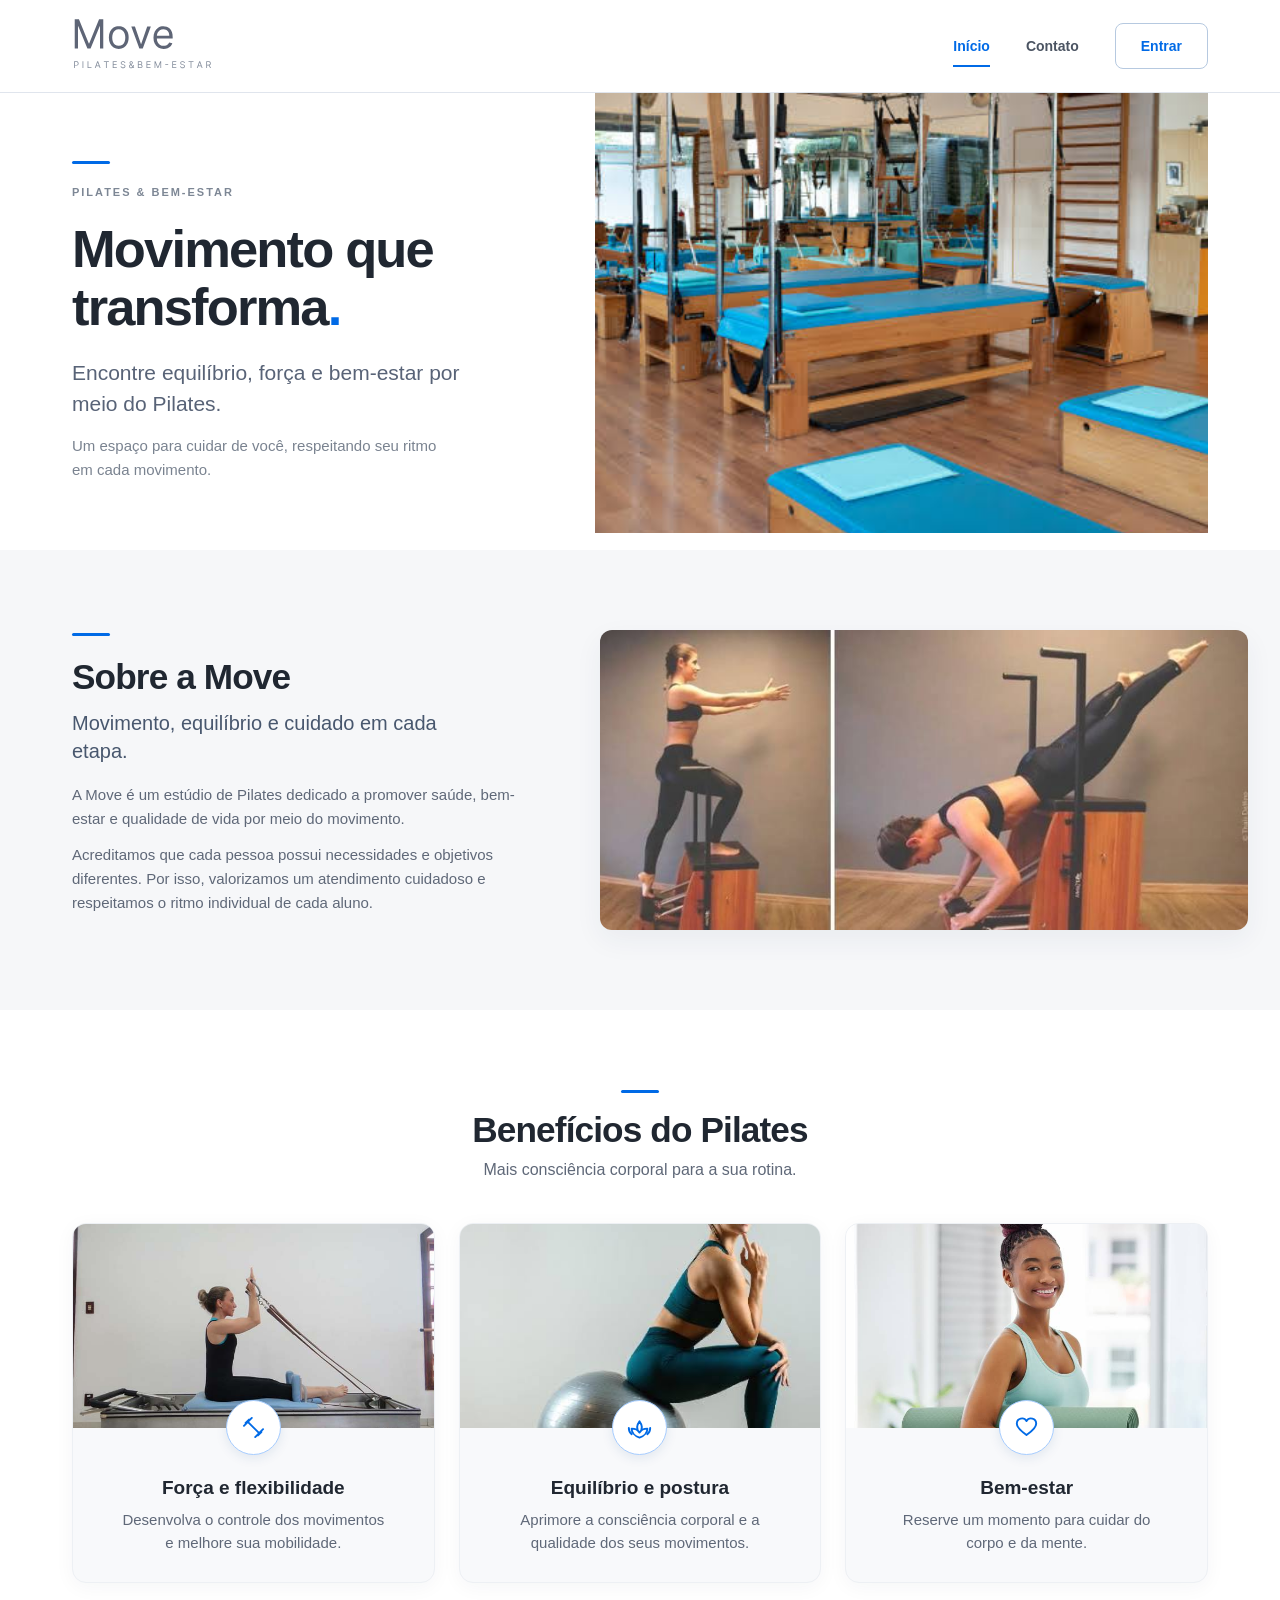
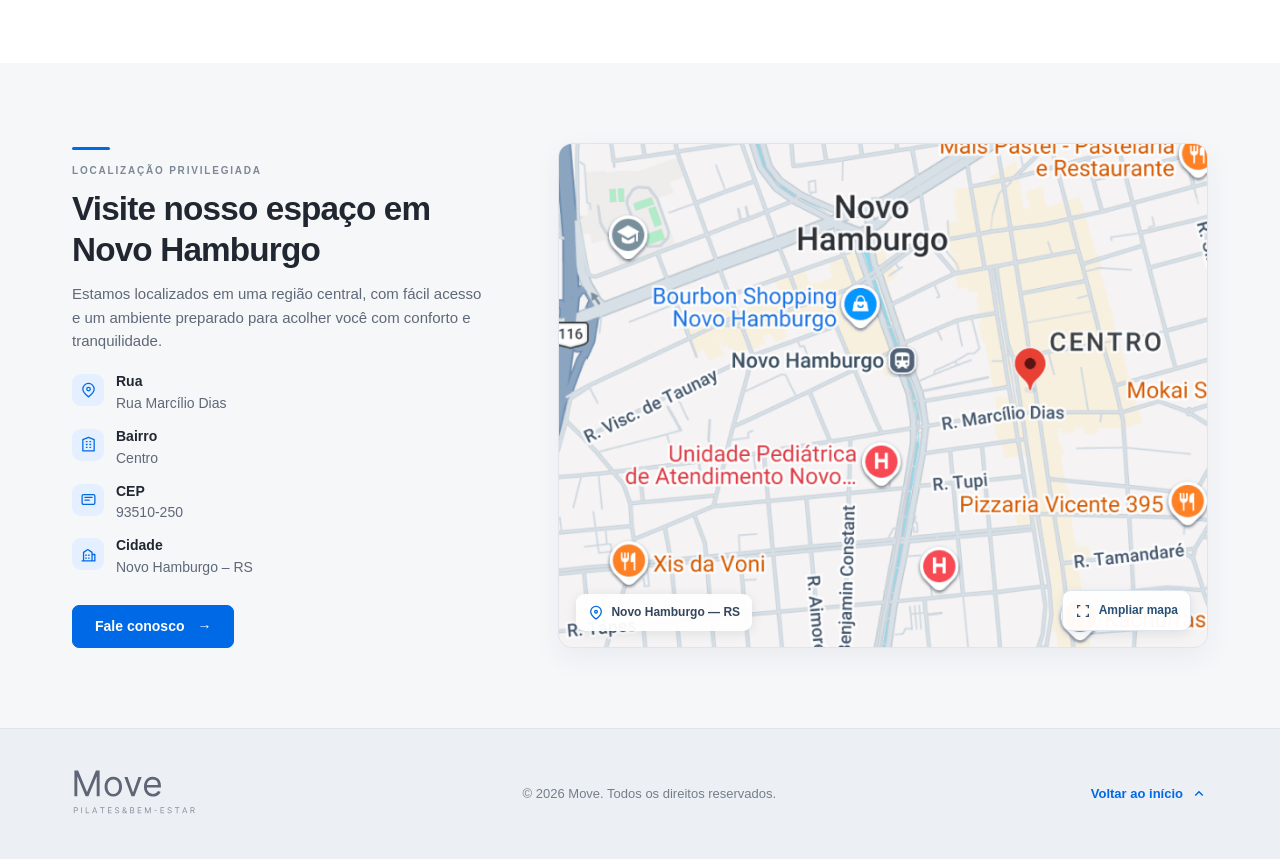
<file: index.html>
<!doctype html>
<html lang="pt-BR">
<head>
  <meta charset="UTF-8" />
  <meta name="viewport" content="width=device-width, initial-scale=1.0" />
  <meta name="theme-color" content="#ffffff" />
  <meta name="description" content="Move – Pilates & Bem-estar. Movimento, equilíbrio e cuidado em cada etapa. Conheça nosso estúdio e benefícios do Pilates em Novo Hamburgo." />
  <title>Move | Pilates & Bem-estar</title>
  <link rel="icon" href="assets/logo-move.svg" type="image/svg+xml" />
  <link rel="stylesheet" href="assets/vendor/bootstrap.min.css" />
  <link rel="stylesheet" href="styles.css" />
  <link rel="stylesheet" href="app.css" />
  <script defer src="assets/vendor/bootstrap.bundle.min.js"></script>
  <script defer src="script.js"></script>
  <script defer src="store.js"></script>
  <script defer src="app.js"></script>
</head>
<body id="inicio" data-page="home">
  <a class="skip-link" href="#conteudo">Pular para o conteúdo</a>
  <header class="site-header">
    <div class="container header-inner d-flex align-items-center justify-content-between">
      <a class="brand" href="#inicio" aria-label="Move Pilates & Bem-estar — Início">
        <img src="assets/logo-move.svg" alt="Move Pilates & Bem-estar" width="166" height="66" />
      </a>
      <button class="menu-toggle" type="button" aria-expanded="false" aria-controls="menu-principal" aria-label="Abrir menu">
        <svg viewBox="0 0 24 24" aria-hidden="true"><path d="M4 7h16M4 12h16M4 17h16"/></svg>
      </button>
      <nav class="main-nav" id="menu-principal" aria-label="Menu principal">
        <a class="nav-item active" href="#inicio" aria-current="page">Início</a>
        <a class="nav-item" href="#localizacao">Contato</a>
        <a class="nav-item nav-login" href="login.html">Entrar</a>
      </nav>
    </div>
  </header>

  <main id="conteudo">
    <section class="hero" aria-labelledby="titulo-principal">
      <div class="container hero-layout">
        <div class="hero-content">
          <span class="blue-line" aria-hidden="true"></span>
          <p class="eyebrow">PILATES &amp; BEM-ESTAR</p>
          <h1 id="titulo-principal">Movimento que transforma<span class="dot">.</span></h1>
          <p class="hero-lead">Encontre equilíbrio, força e bem-estar por meio do Pilates.</p>
          <p class="hero-description">Um espaço para cuidar de você, respeitando seu ritmo em cada movimento.</p>
        </div>
        <div class="hero-media">
          <img src="assets/studio.jpg" alt="Estúdio de Pilates Move com equipamentos e espaço preparado para as aulas" fetchpriority="high" />
        </div>
      </div>
    </section>

    <section class="about section" aria-labelledby="titulo-sobre">
      <div class="container about-layout">
        <div class="about-content">
          <span class="blue-line" aria-hidden="true"></span>
          <h2 id="titulo-sobre">Sobre a Move</h2>
          <p class="section-lead">Movimento, equilíbrio e cuidado em cada etapa.</p>
          <p>A Move é um estúdio de Pilates dedicado a promover saúde, bem-estar e qualidade de vida por meio do movimento.</p>
          <p>Acreditamos que cada pessoa possui necessidades e objetivos diferentes. Por isso, valorizamos um atendimento cuidadoso e respeitamos o ritmo individual de cada aluno.</p>
        </div>
        <div class="about-media">
          <img src="assets/about.jpg" alt="Praticantes realizando exercícios de Pilates em aparelhos" loading="lazy" />
        </div>
      </div>
    </section>

    <section class="benefits section" aria-labelledby="titulo-beneficios">
      <div class="container">
        <div class="section-heading text-center">
          <span class="blue-line" aria-hidden="true"></span>
          <h2 id="titulo-beneficios">Benefícios do Pilates</h2>
          <p>Mais consciência corporal para a sua rotina.</p>
        </div>
        <div class="benefits-grid">
          <article class="benefit-card">
            <img src="assets/strength.jpg" alt="Exercício de Pilates para força e flexibilidade" loading="lazy" />
            <div class="benefit-info">
              <div class="icon-circle" aria-hidden="true">
                <svg viewBox="0 0 24 24"><path d="m6.5 6.5 11 11M5 8l3-3m8 14 3-3M3.5 10.5l7-7m3 17 7-7"/></svg>
              </div>
              <h3>Força e flexibilidade</h3>
              <p>Desenvolva o controle dos movimentos e melhore sua mobilidade.</p>
            </div>
          </article>
          <article class="benefit-card">
            <img src="assets/posture.jpg" alt="Praticante realizando atividade de equilíbrio com bola de Pilates" loading="lazy" />
            <div class="benefit-info">
              <div class="icon-circle" aria-hidden="true">
                <svg viewBox="0 0 24 24"><path d="M12 21c-4.5-1.5-7-5-7-8 3 0 5.4.8 7 3.5 1.6-2.7 4-3.5 7-3.5 0 3-2.5 6.5-7 8ZM12 16.5c-2.5-2.4-3.5-5.3 0-10 3.5 4.7 2.5 7.6 0 10ZM5 18c-1.8-1.4-2.5-3.5-2.5-5.5M19 18c1.8-1.4 2.5-3.5 2.5-5.5"/></svg>
              </div>
              <h3>Equilíbrio e postura</h3>
              <p>Aprimore a consciência corporal e a qualidade dos seus movimentos.</p>
            </div>
          </article>
          <article class="benefit-card">
            <img src="assets/wellbeing.jpg" alt="Mulher sorrindo após sua prática de Pilates" loading="lazy" />
            <div class="benefit-info">
              <div class="icon-circle" aria-hidden="true">
                <svg viewBox="0 0 24 24"><path d="M20.6 8.6c0 4.1-8.6 10-8.6 10S3.4 12.7 3.4 8.6a4.6 4.6 0 0 1 8.6-2.3 4.6 4.6 0 0 1 8.6 2.3Z"/></svg>
              </div>
              <h3>Bem-estar</h3>
              <p>Reserve um momento para cuidar do corpo e da mente.</p>
            </div>
          </article>
        </div>
      </div>
    </section>

    <section class="location section" id="localizacao" aria-labelledby="titulo-localizacao">
      <div class="container location-layout">
        <div class="location-content">
          <span class="blue-line" aria-hidden="true"></span>
          <p class="eyebrow">LOCALIZAÇÃO PRIVILEGIADA</p>
          <h2 id="titulo-localizacao">Visite nosso espaço em Novo Hamburgo</h2>
          <p class="location-lead">Estamos localizados em uma região central, com fácil acesso e um ambiente preparado para acolher você com conforto e tranquilidade.</p>
          <div class="address-list" aria-label="Informações de localização do estúdio">
            <div class="address-row">
              <span class="address-icon" aria-hidden="true"><svg viewBox="0 0 24 24"><path d="M20 10c0 5-8 11-8 11S4 15 4 10a8 8 0 1 1 16 0Z"/><circle cx="12" cy="10" r="2.5"/></svg></span>
              <div><strong>Rua</strong><span>Rua Marcílio Dias</span></div>
            </div>
            <div class="address-row">
              <span class="address-icon" aria-hidden="true"><svg viewBox="0 0 24 24"><path d="M4 21V5l8-3 8 3v16M4 21h16M9 8h1m4 0h1M9 12h1m4 0h1M9 16h1m4 0h1"/></svg></span>
              <div><strong>Bairro</strong><span>Centro</span></div>
            </div>
            <div class="address-row">
              <span class="address-icon" aria-hidden="true"><svg viewBox="0 0 24 24"><rect x="3" y="5" width="18" height="14" rx="2"/><path d="M7 9h10M7 13h6"/></svg></span>
              <div><strong>CEP</strong><span>93510-250</span></div>
            </div>
            <div class="address-row">
              <span class="address-icon" aria-hidden="true"><svg viewBox="0 0 24 24"><path d="M3 21h18M5 21V9l6-4 6 4v12M17 21V12h4v9M8 13h1m3 0h1m-5 4h1m3 0h1"/></svg></span>
              <div><strong>Cidade</strong><span>Novo Hamburgo – RS</span></div>
            </div>
          </div>
          <a class="home-contact-btn" href="contato.html" aria-label="Abrir o formulário de contato da Move">Fale conosco <span aria-hidden="true">→</span></a>
        </div>
        <div class="map-panel">
          <img src="assets/mapa-novo-hamburgo.png" alt="Mapa ilustrativo do Centro de Novo Hamburgo, próximo à Rua Marcílio Dias" loading="lazy" />
          <span class="map-tag"><svg viewBox="0 0 24 24" aria-hidden="true"><path d="M20 10c0 5-8 11-8 11S4 15 4 10a8 8 0 1 1 16 0Z"/><circle cx="12" cy="10" r="2"/></svg> Novo Hamburgo — RS</span>
          <button type="button" class="map-zoom-btn" id="ampliar-mapa" aria-haspopup="dialog" aria-controls="mapa-dialog" title="Ampliar mapa">
            <svg viewBox="0 0 24 24" aria-hidden="true"><path d="M8 4H4v4M16 4h4v4M4 16v4h4M20 16v4h-4"/></svg><span>Ampliar mapa</span>
          </button>
        </div>
      </div>
    </section>
  </main>

  <footer class="site-footer">
    <div class="container footer-inner">
      <a class="footer-brand" href="#inicio" aria-label="Voltar ao início da Move">
        <img src="assets/logo-move.svg" alt="Move Pilates & Bem-estar" width="136" height="56" />
      </a>
      <p>© <span id="ano-atual">2026</span> Move. Todos os direitos reservados.</p>
      <a class="footer-top" href="#inicio">Voltar ao início <svg viewBox="0 0 24 24" aria-hidden="true"><path d="m7 14 5-5 5 5"/></svg></a>
    </div>
  </footer>

  <dialog id="mapa-dialog" class="map-dialog" aria-labelledby="map-dialog-title" aria-describedby="map-dialog-description">
    <div class="map-dialog-header">
      <div>
        <h2 id="map-dialog-title">Localização da Move</h2>
        <p id="map-dialog-description">Mapa ilustrativo da região central de Novo Hamburgo — RS.</p>
      </div>
      <button type="button" id="fechar-mapa" class="map-dialog-close" aria-label="Fechar mapa ampliado">×</button>
    </div>
    <img src="assets/mapa-novo-hamburgo.png" alt="Mapa ilustrativo da região central de Novo Hamburgo" />
    <div class="map-dialog-footer"><button type="button" id="fechar-mapa-rodape" class="map-dismiss-btn">Voltar para a Home</button></div>
  </dialog>
</body>
</html>
</file>
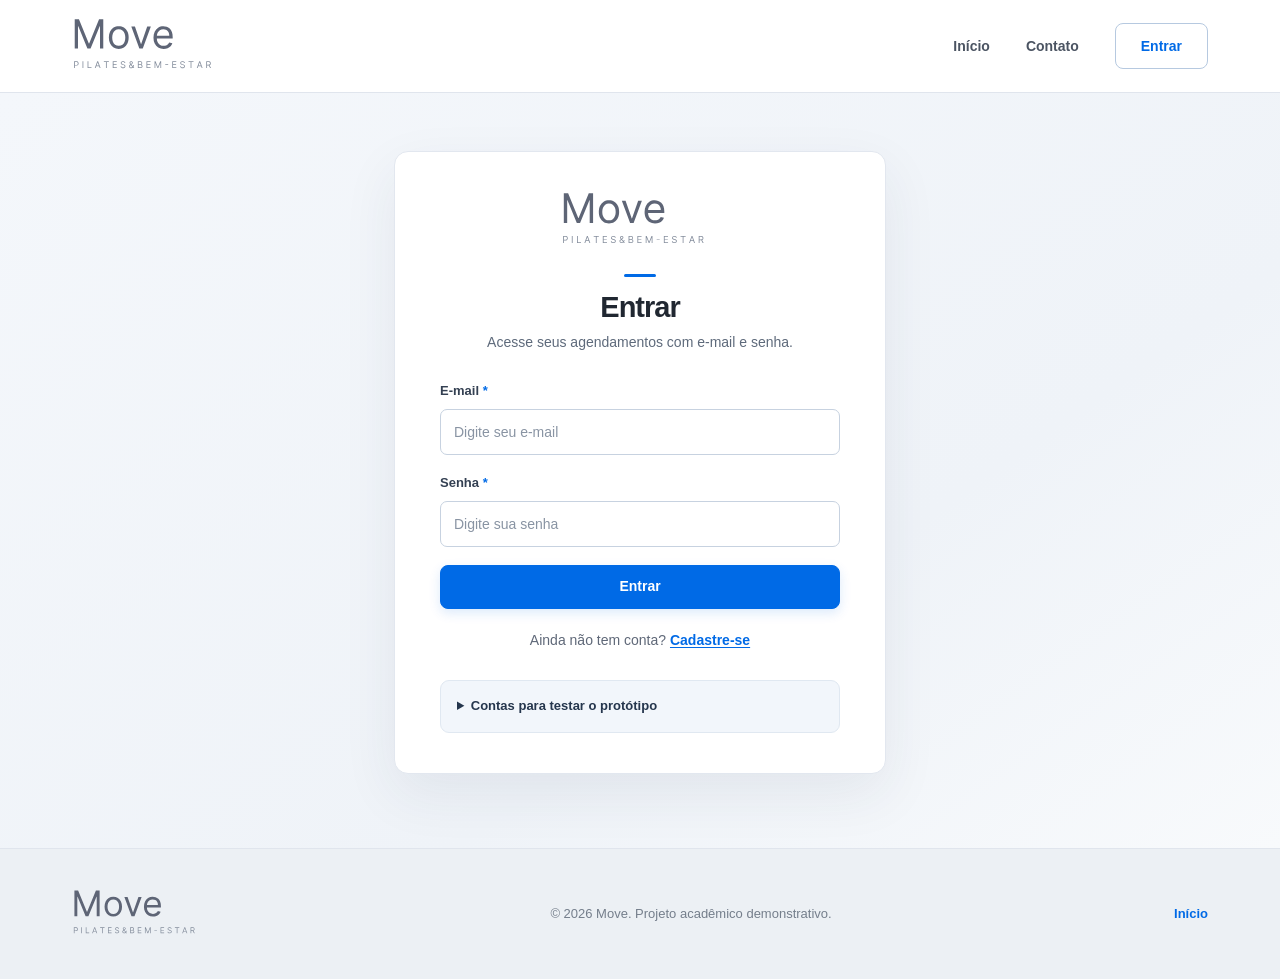
<file: admin.html>
<!doctype html>
<html lang="pt-BR"><head><meta charset="UTF-8"><meta name="viewport" content="width=device-width, initial-scale=1.0"><meta name="theme-color" content="#ffffff"><title>Administradora — Agenda | Move Pilates & Bem-estar</title>
<link rel="icon" type="image/svg+xml" href="assets/logo-move.svg"><link rel="stylesheet" href="assets/vendor/bootstrap.min.css"><link rel="stylesheet" href="styles.css"><link rel="stylesheet" href="app.css">
<script defer src="assets/vendor/bootstrap.bundle.min.js"></script><script defer src="script.js"></script><script defer src="store.js"></script><script defer src="app.js"></script></head>
<body data-page="admin"><a class="skip-link" href="#conteudo">Pular para conteúdo</a>
  <header class="site-header"><div class="container header-inner">
    <a href="index.html" class="brand" aria-label="Move — Início"><img src="assets/logo-move.svg" alt="Move Pilates & Bem-estar" width="154" height="62"></a>
    <button type="button" class="menu-toggle" aria-label="Abrir menu" aria-controls="menu-principal" aria-expanded="false"><svg viewBox="0 0 24 24" aria-hidden="true"><path d="M4 7h16M4 12h16M4 17h16"/></svg></button>
    <nav class="main-nav" id="menu-principal" aria-label="Menu principal"><a href="admin.html" class="nav-item active" aria-current="page">Agenda</a><button type="button" class="nav-item" data-set-hours>Definir horários</button><button type="button" class="nav-item nav-logout" data-logout>Sair</button></nav>
  </div></header>
<main id="conteudo"><section class="dashboard-area"><div class="container dashboard-wrap">
<div class="dashboard-head"><div><span class="accent-line" aria-hidden="true"></span><p class="eyebrow">ÁREA ADMINISTRATIVA</p><h1>Olá, <span id="admin-name">Cristiane</span>!</h1><p>Gerencie os agendamentos e horários disponíveis da Move.</p></div><div class="head-actions"><button class="btn-outline" type="button" id="admin-define-hours">Definir horários</button><button class="btn-main" type="button" id="admin-new-booking">+ Agendar para aluno</button></div></div>
<div id="admin-notice" class="notice" role="status" hidden></div>
<div class="stats-grid"><article class="stat-card"><span>Agendamentos no dia</span><strong id="stat-booked">0</strong><small>Aulas agendadas</small></article><article class="stat-card"><span>Horários livres</span><strong id="stat-free">0</strong><small>Disponíveis para novos agendamentos</small></article><article class="stat-card"><span>Alunos cadastrados</span><strong id="stat-students">0</strong><small>Contas de aluno</small></article></div>
<section class="dashboard-section" id="agenda" aria-labelledby="admin-day-title"><div class="section-title-row wrap-row"><div><h2 id="admin-day-title">Agenda do dia</h2><p>Consulte os horários e faça alterações.</p></div><div class="date-control"><label for="admin-date">Selecionar data</label><input id="admin-date" type="date"></div></div><div id="admin-day" class="admin-schedule" aria-live="polite"></div></section>
<section class="dashboard-section"><div class="section-title-row"><h2>Mensagens recebidas</h2><span class="subtle-pill" id="contact-count">0</span></div><div id="admin-messages" class="inbox-list"></div><p class="small-muted">Mensagens são armazenadas somente neste navegador, para demonstração.</p></section>
</div></section></main>
<footer class="site-footer"><div class="container footer-inner"><a class="footer-brand" href="index.html"><img src="assets/logo-move.svg" alt="Move Pilates & Bem-estar" width="136" height="56"></a><p>© <span id="ano-atual">2026</span> Move. Projeto acadêmico demonstrativo.</p><a class="footer-top" href="index.html">Início</a></div></footer>
<dialog id="admin-book-dialog" class="move-dialog" aria-labelledby="admin-book-title"><form id="admin-book-form" novalidate><div class="dialog-header"><div><p class="eyebrow">GESTÃO DE AULAS</p><h2 id="admin-book-title">Agendar aula para um aluno</h2></div><button type="button" class="icon-close" data-close="admin-book-dialog" aria-label="Fechar">×</button></div><div class="stack-form"><div class="form-field"><label for="admin-student">Aluno <span aria-hidden="true">*</span></label><select id="admin-student" required></select></div><div class="form-field"><label for="admin-book-date">Data <span aria-hidden="true">*</span></label><input type="date" id="admin-book-date" required></div><div class="form-field"><label for="admin-book-time">Horário disponível <span aria-hidden="true">*</span></label><select id="admin-book-time" required></select></div></div><p class="selection-summary" id="admin-summary">Confira os dados e salve o agendamento.</p><p id="admin-book-error" class="form-alert" role="alert" hidden></p><div class="dialog-actions"><button class="btn-outline" type="button" data-close="admin-book-dialog">Voltar</button><button class="btn-main" type="submit">Salvar agendamento</button></div></form></dialog>
<dialog id="admin-hours-dialog" class="move-dialog" aria-labelledby="admin-hours-title"><form id="admin-hours-form" novalidate><div class="dialog-header"><div><p class="eyebrow">HORÁRIOS DISPONÍVEIS</p><h2 id="admin-hours-title">Definir horários</h2></div><button type="button" class="icon-close" data-close="admin-hours-dialog" aria-label="Fechar">×</button></div><div class="form-field"><label for="hours-date">Data para disponibilizar aulas</label><input type="date" id="hours-date" required></div><fieldset class="times-fieldset"><legend>Horários do dia</legend><div id="hours-checkboxes" class="times-grid"></div></fieldset><p class="small-muted">Horários já agendados não podem ser removidos.</p><p id="admin-hours-error" class="form-alert" role="alert" hidden></p><div class="dialog-actions"><button type="button" class="btn-outline" data-close="admin-hours-dialog">Voltar</button><button type="submit" class="btn-main">Salvar horários</button></div></form></dialog>
<dialog id="admin-cancel-dialog" class="move-dialog" aria-labelledby="admin-cancel-title"><div class="dialog-header"><div><p class="eyebrow">CANCELAMENTO</p><h2 id="admin-cancel-title">Cancelar agendamento?</h2></div><button class="icon-close" type="button" data-close="admin-cancel-dialog" aria-label="Fechar">×</button></div><p id="admin-cancel-detail"></p><p class="form-alert" id="admin-cancel-error" role="alert" hidden></p><div class="dialog-actions"><button class="btn-outline" type="button" data-close="admin-cancel-dialog">Voltar</button><button class="btn-danger" type="button" id="admin-do-cancel">Confirmar cancelamento</button></div></dialog><dialog class="move-dialog" id="logout-dialog" aria-labelledby="logout-title"><div class="dialog-header"><div><p class="eyebrow">ENCERRAR SESSÃO</p><h2 id="logout-title">Deseja sair da sua conta?</h2></div><button type="button" class="icon-close" data-close="logout-dialog" aria-label="Fechar">×</button></div><p>Você poderá entrar novamente quando quiser.</p><div class="dialog-actions"><button class="btn-outline" type="button" data-close="logout-dialog">Cancelar</button><button class="btn-main" id="confirm-logout" type="button">Sair</button></div></dialog></body></html>
</file>
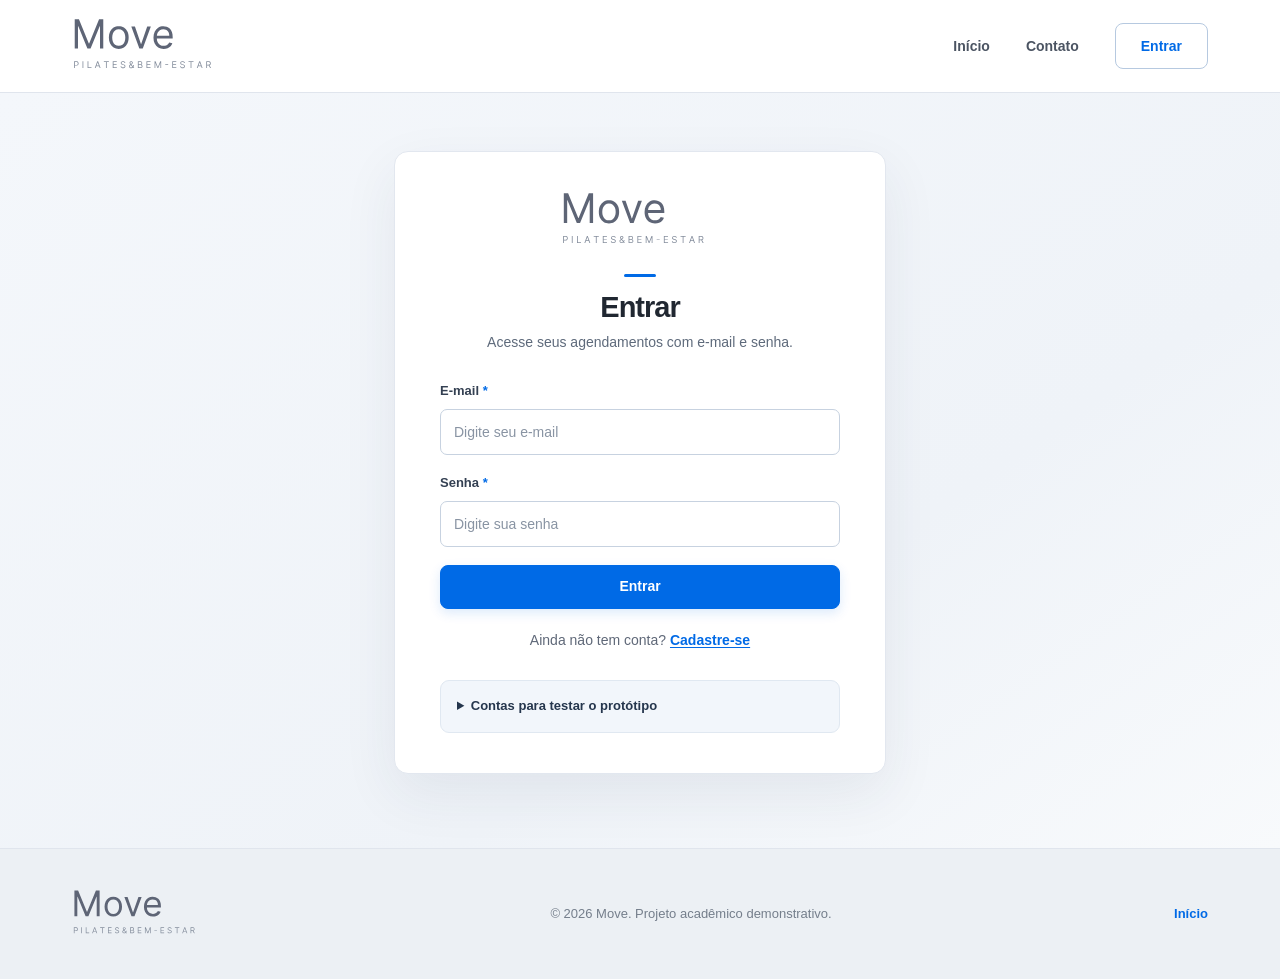
<file: aluno.html>
<!doctype html>
<html lang="pt-BR"><head><meta charset="UTF-8"><meta name="viewport" content="width=device-width, initial-scale=1.0"><meta name="theme-color" content="#ffffff"><title>Minha agenda | Move Pilates & Bem-estar</title>
<link rel="icon" type="image/svg+xml" href="assets/logo-move.svg"><link rel="stylesheet" href="assets/vendor/bootstrap.min.css"><link rel="stylesheet" href="styles.css"><link rel="stylesheet" href="app.css">
<script defer src="assets/vendor/bootstrap.bundle.min.js"></script><script defer src="script.js"></script><script defer src="store.js"></script><script defer src="app.js"></script></head>
<body data-page="aluno"><a class="skip-link" href="#conteudo">Pular para conteúdo</a>
  <header class="site-header"><div class="container header-inner">
    <a href="index.html" class="brand" aria-label="Move — Início"><img src="assets/logo-move.svg" alt="Move Pilates & Bem-estar" width="154" height="62"></a>
    <button type="button" class="menu-toggle" aria-label="Abrir menu" aria-controls="menu-principal" aria-expanded="false"><svg viewBox="0 0 24 24" aria-hidden="true"><path d="M4 7h16M4 12h16M4 17h16"/></svg></button>
    <nav class="main-nav" id="menu-principal" aria-label="Menu principal"><a href="aluno.html" class="nav-item active" aria-current="page">Minha agenda</a><a href="contato.html" class="nav-item">Contato</a><button type="button" class="nav-item nav-logout" data-logout>Sair</button></nav>
  </div></header>
<main id="conteudo"><section class="dashboard-area"><div class="container dashboard-wrap">
<div class="dashboard-head"><div><span class="accent-line" aria-hidden="true"></span><p class="eyebrow">ÁREA DO ALUNO</p><h1>Olá, <span id="student-name">aluno</span>!</h1><p>Confira seus próximos agendamentos e organize suas aulas.</p></div><button class="btn-main" type="button" id="new-student-booking">+ Agendar aula</button></div>
<div id="student-notice" class="notice" role="status" hidden></div>
<section class="dashboard-section" aria-labelledby="student-agenda-title"><div class="section-title-row"><h2 id="student-agenda-title">Meus agendamentos</h2><span class="subtle-pill" id="student-count">0 aulas</span></div><div id="student-bookings" class="booking-cards" aria-live="polite"></div></section>
<div class="info-strip"><span aria-hidden="true">ⓘ</span> Alunos devem agendar, alterar e cancelar com pelo menos <strong>24 horas de antecedência</strong>.</div>
</div></section></main>
<footer class="site-footer"><div class="container footer-inner"><a class="footer-brand" href="index.html"><img src="assets/logo-move.svg" alt="Move Pilates & Bem-estar" width="136" height="56"></a><p>© <span id="ano-atual">2026</span> Move. Projeto acadêmico demonstrativo.</p><a class="footer-top" href="index.html">Início</a></div></footer>
<dialog id="student-book-dialog" class="move-dialog" aria-labelledby="student-book-title"><form id="student-book-form" novalidate>
<div class="dialog-header"><div><p class="eyebrow">AGENDAMENTO</p><h2 id="student-book-title">Agendar aula</h2></div><button type="button" class="icon-close" data-close="student-book-dialog" aria-label="Fechar">×</button></div>
<p class="dialog-description">Selecione uma data e um horário para a aula.</p>
<div class="stack-form"><div class="form-field"><label for="student-date">Data <span aria-hidden="true">*</span></label><input type="date" id="student-date" name="date" required></div>
<div class="form-field"><label for="student-time">Horário disponível <span aria-hidden="true">*</span></label><select id="student-time" name="time" required><option value="">Selecione a data primeiro</option></select></div></div>
<p class="selection-summary" id="student-summary">Escolha uma data e um horário para conferir sua aula.</p>
<p id="student-book-error" class="form-alert" role="alert" hidden></p>
<div class="dialog-actions"><button type="button" class="btn-outline" data-close="student-book-dialog">Voltar para agenda</button><button type="submit" class="btn-main" id="student-confirm-btn">Confirmar agendamento</button></div></form></dialog>
<dialog id="student-cancel-dialog" class="move-dialog" aria-labelledby="student-cancel-title"><div class="dialog-header"><div><p class="eyebrow">CANCELAMENTO</p><h2 id="student-cancel-title">Cancelar agendamento?</h2></div><button type="button" class="icon-close" data-close="student-cancel-dialog" aria-label="Fechar">×</button></div><p id="student-cancel-detail"></p><p class="small-muted">O cancelamento deve respeitar 24 horas de antecedência.</p><p id="student-cancel-error" class="form-alert" role="alert" hidden></p><div class="dialog-actions"><button class="btn-outline" type="button" data-close="student-cancel-dialog">Voltar para agenda</button><button class="btn-danger" type="button" id="student-do-cancel">Confirmar cancelamento</button></div></dialog><dialog class="move-dialog" id="logout-dialog" aria-labelledby="logout-title"><div class="dialog-header"><div><p class="eyebrow">ENCERRAR SESSÃO</p><h2 id="logout-title">Deseja sair da sua conta?</h2></div><button type="button" class="icon-close" data-close="logout-dialog" aria-label="Fechar">×</button></div><p>Você poderá entrar novamente quando quiser.</p><div class="dialog-actions"><button class="btn-outline" type="button" data-close="logout-dialog">Cancelar</button><button class="btn-main" id="confirm-logout" type="button">Sair</button></div></dialog></body></html>
</file>
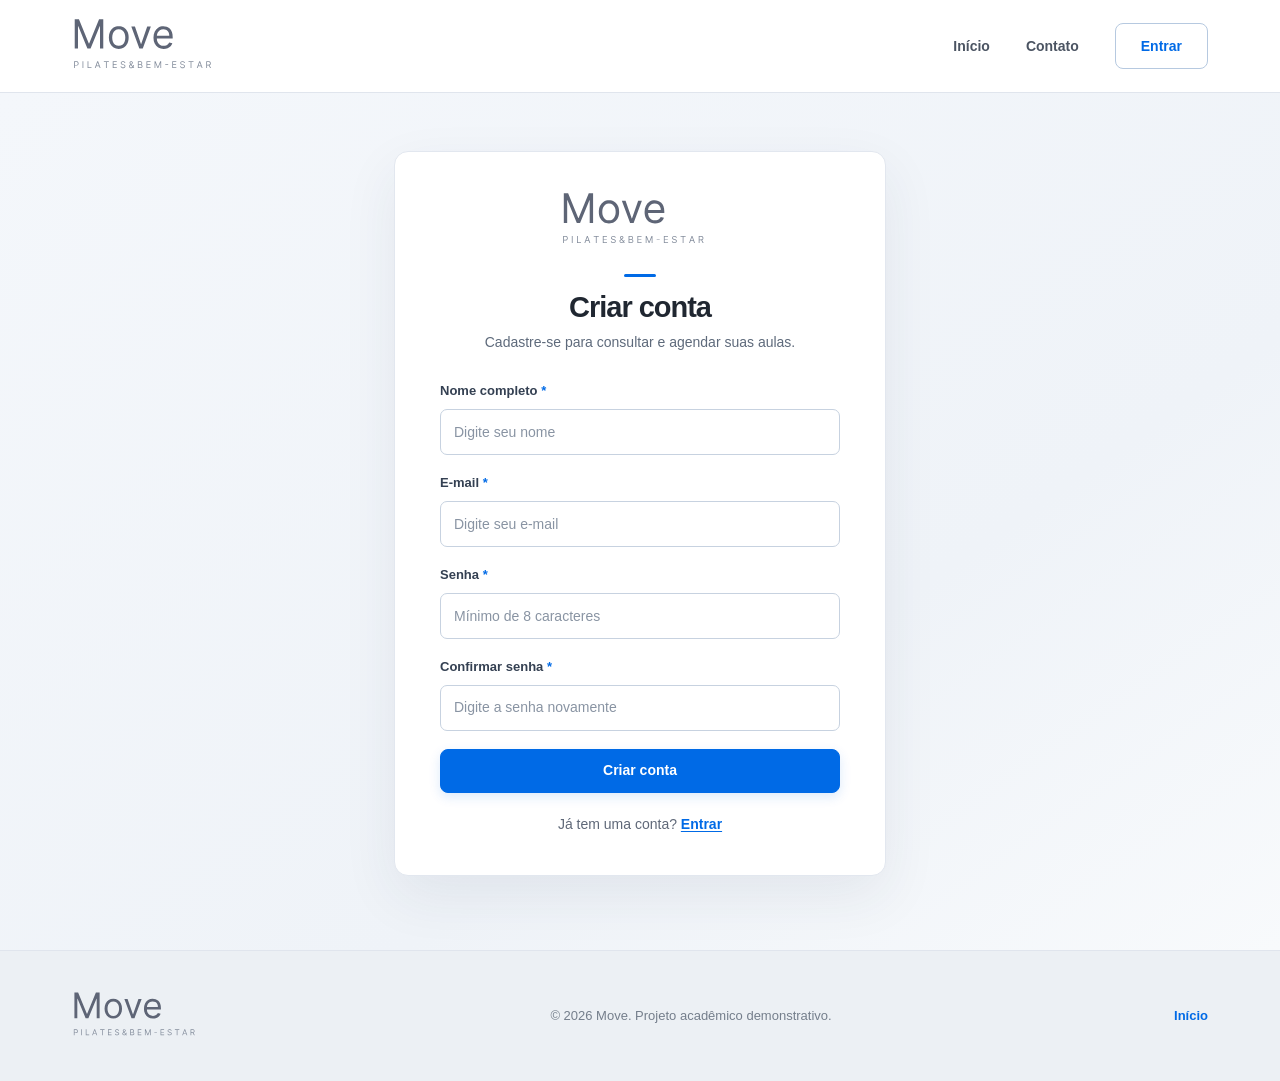
<file: cadastro.html>
<!doctype html>
<html lang="pt-BR"><head><meta charset="UTF-8"><meta name="viewport" content="width=device-width, initial-scale=1.0"><meta name="theme-color" content="#ffffff"><title>Cadastro | Move Pilates & Bem-estar</title>
<link rel="icon" type="image/svg+xml" href="assets/logo-move.svg"><link rel="stylesheet" href="assets/vendor/bootstrap.min.css"><link rel="stylesheet" href="styles.css"><link rel="stylesheet" href="app.css">
<script defer src="assets/vendor/bootstrap.bundle.min.js"></script><script defer src="script.js"></script><script defer src="store.js"></script><script defer src="app.js"></script></head>
<body data-page="cadastro"><a class="skip-link" href="#conteudo">Pular para conteúdo</a>
  <header class="site-header"><div class="container header-inner">
    <a href="index.html" class="brand" aria-label="Move — Início"><img src="assets/logo-move.svg" alt="Move Pilates & Bem-estar" width="154" height="62"></a>
    <button type="button" class="menu-toggle" aria-label="Abrir menu" aria-controls="menu-principal" aria-expanded="false"><svg viewBox="0 0 24 24" aria-hidden="true"><path d="M4 7h16M4 12h16M4 17h16"/></svg></button>
    <nav class="main-nav" id="menu-principal" aria-label="Menu principal"><a href="index.html" class="nav-item">Início</a><a href="contato.html" class="nav-item">Contato</a><a href="login.html" class="nav-item nav-login">Entrar</a></nav>
  </div></header>
<main id="conteudo"><section class="auth-outer"><div class="auth-panel card-elevated" id="signup-card">
<img src="assets/logo-move.svg" alt="Move — Pilates & Bem-estar" class="auth-logo">
<div id="signup-content"><div class="section-heading-tight"><span class="accent-line" aria-hidden="true"></span><h1>Criar conta</h1><p>Cadastre-se para consultar e agendar suas aulas.</p></div>
<form id="signup-form" class="stack-form" novalidate>
<div class="form-field"><label for="signup-name">Nome completo <span aria-hidden="true">*</span></label><input id="signup-name" name="name" type="text" maxlength="100" autocomplete="name" placeholder="Digite seu nome" required></div>
<div class="form-field"><label for="signup-email">E-mail <span aria-hidden="true">*</span></label><input id="signup-email" name="email" type="email" autocomplete="email" placeholder="Digite seu e-mail" required></div>
<div class="form-field"><label for="signup-password">Senha <span aria-hidden="true">*</span></label><input id="signup-password" name="password" type="password" autocomplete="new-password" minlength="8" placeholder="Mínimo de 8 caracteres" required></div>
<div class="form-field"><label for="signup-confirm">Confirmar senha <span aria-hidden="true">*</span></label><input id="signup-confirm" name="confirm" type="password" autocomplete="new-password" placeholder="Digite a senha novamente" required></div>
<p class="form-alert" id="signup-error" role="alert" hidden></p><button class="btn-main btn-full" type="submit">Criar conta</button></form>
<p class="auth-switch">Já tem uma conta? <a href="login.html">Entrar</a></p></div>
<div id="signup-success" class="result-panel" hidden><span class="result-icon" aria-hidden="true">✓</span><h1>Conta criada com sucesso!</h1><p>Seu cadastro está pronto. Entre com seu e-mail e senha para acessar a agenda.</p><a href="login.html" class="btn-main btn-full">Ir para o login</a></div>
</div></section></main>
<footer class="site-footer"><div class="container footer-inner"><a class="footer-brand" href="index.html"><img src="assets/logo-move.svg" alt="Move Pilates & Bem-estar" width="136" height="56"></a><p>© <span id="ano-atual">2026</span> Move. Projeto acadêmico demonstrativo.</p><a class="footer-top" href="index.html">Início</a></div></footer>
</body></html>
</file>
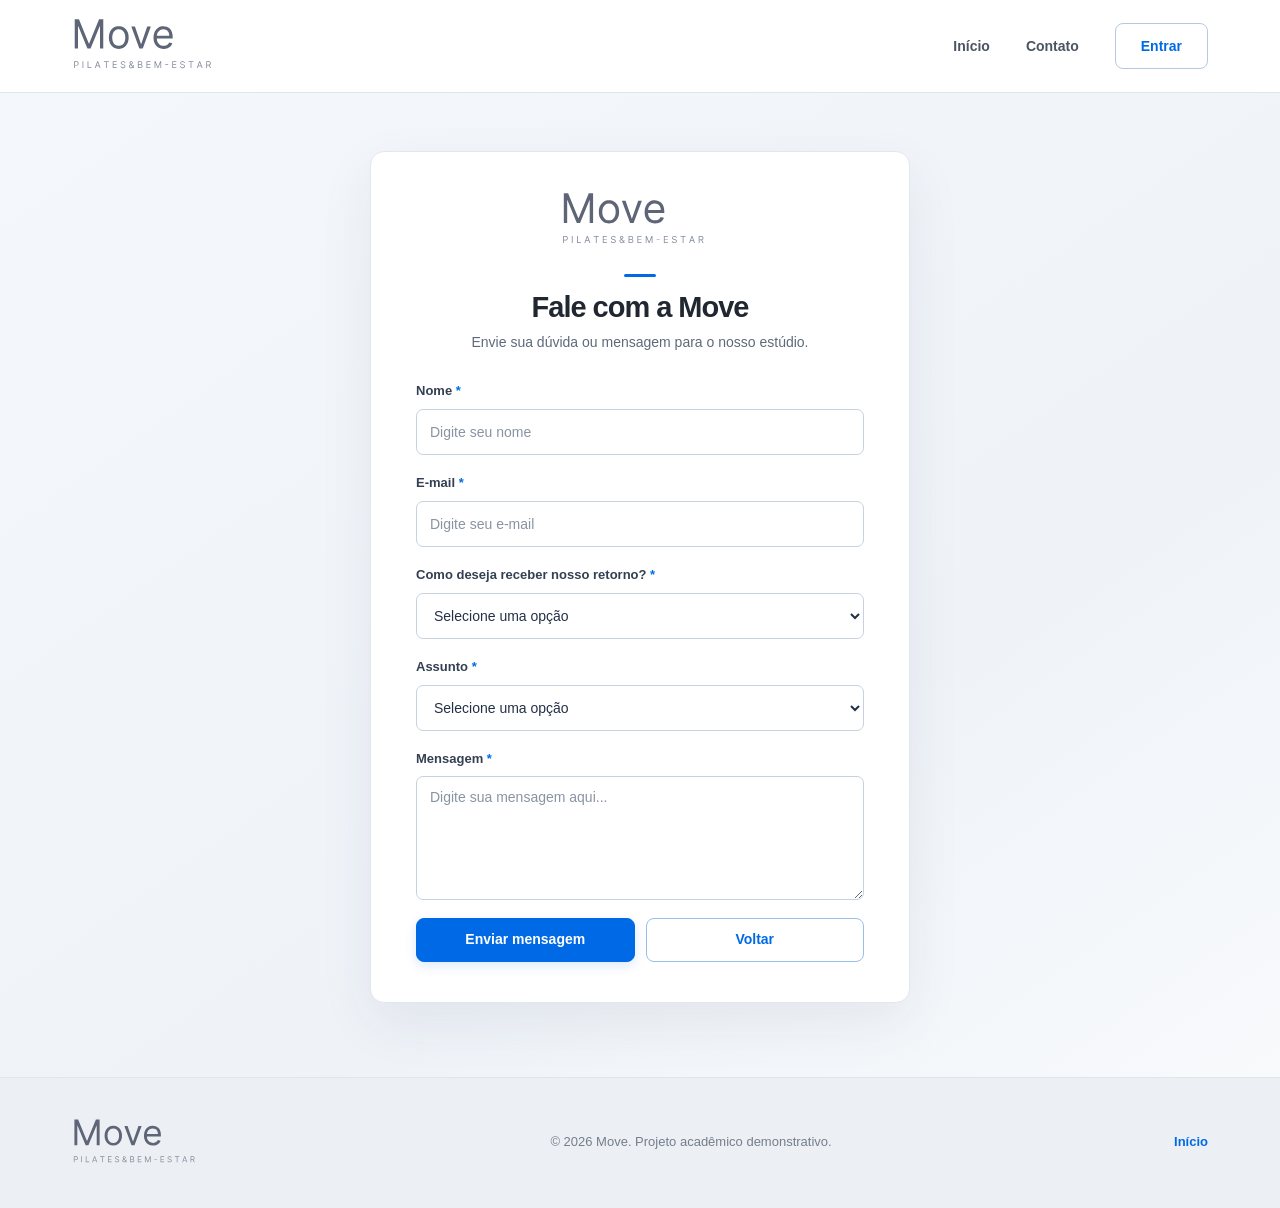
<file: contato.html>
<!doctype html>
<html lang="pt-BR"><head><meta charset="UTF-8"><meta name="viewport" content="width=device-width, initial-scale=1.0"><meta name="theme-color" content="#ffffff"><title>Contato | Move Pilates & Bem-estar</title>
<link rel="icon" type="image/svg+xml" href="assets/logo-move.svg"><link rel="stylesheet" href="assets/vendor/bootstrap.min.css"><link rel="stylesheet" href="styles.css"><link rel="stylesheet" href="app.css">
<script defer src="assets/vendor/bootstrap.bundle.min.js"></script><script defer src="script.js"></script><script defer src="store.js"></script><script defer src="app.js"></script></head>
<body data-page="contato"><a class="skip-link" href="#conteudo">Pular para conteúdo</a>
  <header class="site-header"><div class="container header-inner">
    <a href="index.html" class="brand" aria-label="Move — Início"><img src="assets/logo-move.svg" alt="Move Pilates & Bem-estar" width="154" height="62"></a>
    <button type="button" class="menu-toggle" aria-label="Abrir menu" aria-controls="menu-principal" aria-expanded="false"><svg viewBox="0 0 24 24" aria-hidden="true"><path d="M4 7h16M4 12h16M4 17h16"/></svg></button>
    <nav class="main-nav" id="menu-principal" aria-label="Menu principal"><a href="index.html" class="nav-item">Início</a><a href="contato.html" class="nav-item">Contato</a><a href="login.html" class="nav-item nav-login">Entrar</a></nav>
  </div></header>
<main id="conteudo"><section class="auth-outer"><div class="auth-panel contact-panel card-elevated">
<img src="assets/logo-move.svg" alt="Move — Pilates & Bem-estar" class="auth-logo">
<div class="section-heading-tight"><span class="accent-line" aria-hidden="true"></span><h1>Fale com a Move</h1><p>Envie sua dúvida ou mensagem para o nosso estúdio.</p></div>
<form id="contact-form" class="stack-form" novalidate>
<div class="form-field"><label for="contact-name">Nome <span aria-hidden="true">*</span></label><input id="contact-name" name="name" placeholder="Digite seu nome" autocomplete="name" required></div>
<div class="form-field"><label for="contact-email">E-mail <span aria-hidden="true">*</span></label><input id="contact-email" name="email" type="email" placeholder="Digite seu e-mail" autocomplete="email" required></div>
<div class="form-field"><label for="contact-return">Como deseja receber nosso retorno? <span aria-hidden="true">*</span></label><select id="contact-return" name="returnMode" required><option value="">Selecione uma opção</option><option>WhatsApp</option><option>E-mail</option><option>Ligação</option></select></div>
<div class="form-field"><label for="contact-subject">Assunto <span aria-hidden="true">*</span></label><select id="contact-subject" name="subject" required><option value="">Selecione uma opção</option><option>Elogios</option><option>Reclamações</option><option>Dúvidas</option><option>Aula de pilates</option></select></div>
<div class="form-field"><label for="contact-message">Mensagem <span aria-hidden="true">*</span></label><textarea id="contact-message" name="message" rows="5" placeholder="Digite sua mensagem aqui..." required></textarea></div>
<p class="form-alert" id="contact-error" role="alert" hidden></p>
<div class="form-actions"><button class="btn-main" type="submit">Enviar mensagem</button><a class="btn-outline" href="index.html">Voltar</a></div></form>
<div id="contact-success" class="result-panel" hidden><span class="result-icon" aria-hidden="true">✓</span><h2>Mensagem enviada!</h2><p>Registramos sua mensagem nesta demonstração.</p><a class="btn-main" href="index.html">Voltar para Home</a></div>
</div></section></main>
<footer class="site-footer"><div class="container footer-inner"><a class="footer-brand" href="index.html"><img src="assets/logo-move.svg" alt="Move Pilates & Bem-estar" width="136" height="56"></a><p>© <span id="ano-atual">2026</span> Move. Projeto acadêmico demonstrativo.</p><a class="footer-top" href="index.html">Início</a></div></footer>
</body></html>
</file>
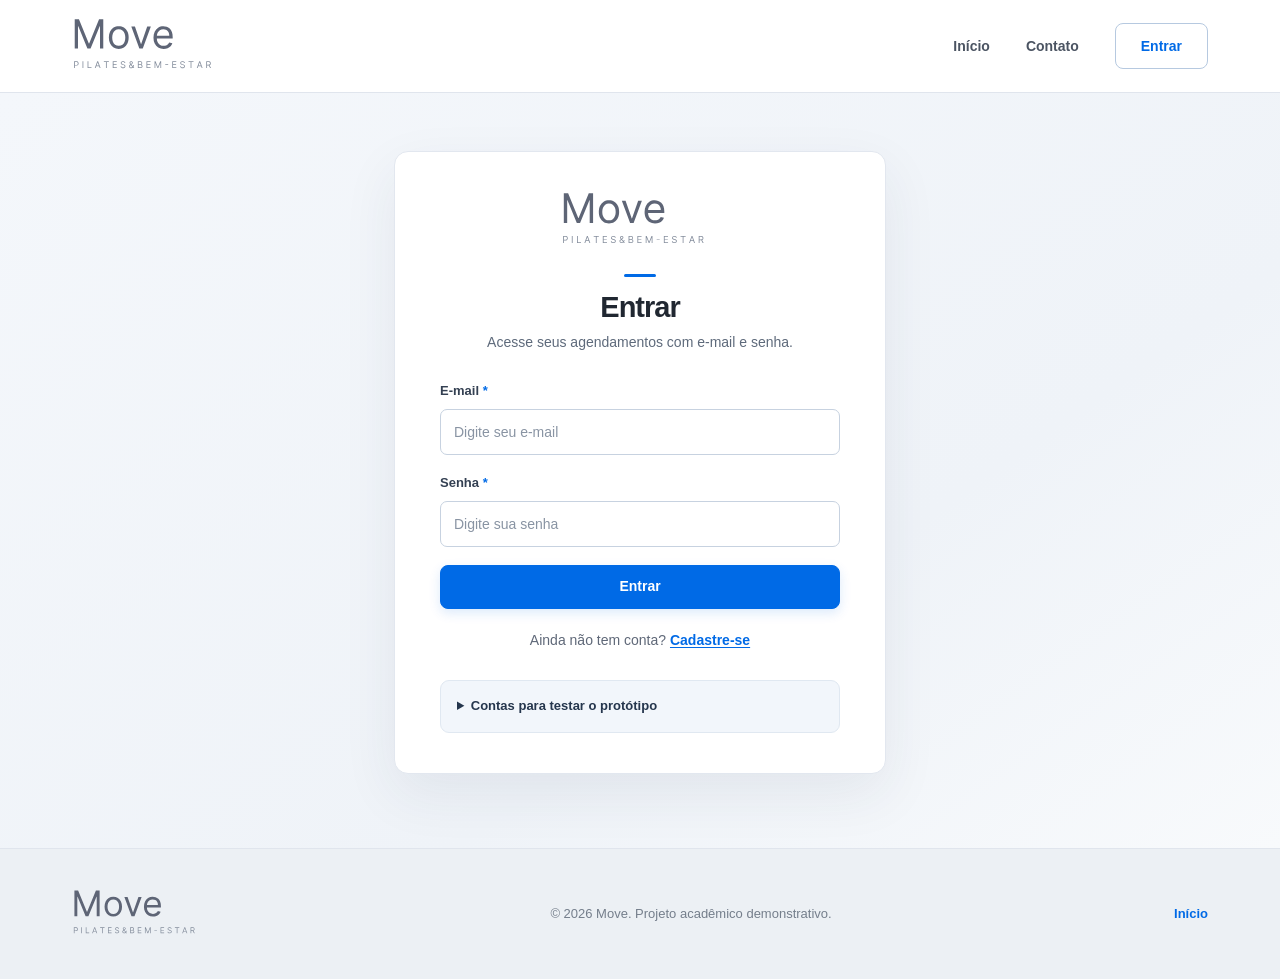
<file: login.html>
<!doctype html>
<html lang="pt-BR"><head><meta charset="UTF-8"><meta name="viewport" content="width=device-width, initial-scale=1.0"><meta name="theme-color" content="#ffffff"><title>Login | Move Pilates & Bem-estar</title>
<link rel="icon" type="image/svg+xml" href="assets/logo-move.svg"><link rel="stylesheet" href="assets/vendor/bootstrap.min.css"><link rel="stylesheet" href="styles.css"><link rel="stylesheet" href="app.css">
<script defer src="assets/vendor/bootstrap.bundle.min.js"></script><script defer src="script.js"></script><script defer src="store.js"></script><script defer src="app.js"></script></head>
<body data-page="login"><a class="skip-link" href="#conteudo">Pular para conteúdo</a>
  <header class="site-header"><div class="container header-inner">
    <a href="index.html" class="brand" aria-label="Move — Início"><img src="assets/logo-move.svg" alt="Move Pilates & Bem-estar" width="154" height="62"></a>
    <button type="button" class="menu-toggle" aria-label="Abrir menu" aria-controls="menu-principal" aria-expanded="false"><svg viewBox="0 0 24 24" aria-hidden="true"><path d="M4 7h16M4 12h16M4 17h16"/></svg></button>
    <nav class="main-nav" id="menu-principal" aria-label="Menu principal"><a href="index.html" class="nav-item">Início</a><a href="contato.html" class="nav-item">Contato</a><a href="login.html" class="nav-item nav-login">Entrar</a></nav>
  </div></header>
<main id="conteudo"><section class="auth-outer"><div class="auth-panel card-elevated">
<img src="assets/logo-move.svg" alt="Move — Pilates & Bem-estar" class="auth-logo">
<div class="section-heading-tight"><span class="accent-line" aria-hidden="true"></span><h1>Entrar</h1><p>Acesse seus agendamentos com e-mail e senha.</p></div>
<form id="login-form" class="stack-form" novalidate>
<div class="form-field"><label for="login-email">E-mail <span aria-hidden="true">*</span></label><input id="login-email" name="email" type="email" autocomplete="username" placeholder="Digite seu e-mail" required></div>
<div class="form-field"><label for="login-password">Senha <span aria-hidden="true">*</span></label><input id="login-password" name="password" type="password" autocomplete="current-password" placeholder="Digite sua senha" required></div>
<p class="form-alert" id="login-error" role="alert" hidden></p>
<button class="btn-main btn-full" type="submit">Entrar</button>
</form>
<p class="auth-switch">Ainda não tem conta? <a href="cadastro.html">Cadastre-se</a></p>
<details class="demo-credentials"><summary>Contas para testar o protótipo</summary><p><b>Aluno:</b> aluno@move.com.br<br><b>Administrador:</b> admin@move.com.br<br><b>Senha das duas contas:</b> Move@2026</p><span>Use apenas dados fictícios. Este é um protótipo sem servidor.</span></details>
</div></section></main>
<footer class="site-footer"><div class="container footer-inner"><a class="footer-brand" href="index.html"><img src="assets/logo-move.svg" alt="Move Pilates & Bem-estar" width="136" height="56"></a><p>© <span id="ano-atual">2026</span> Move. Projeto acadêmico demonstrativo.</p><a class="footer-top" href="index.html">Início</a></div></footer>
</body></html>
</file>
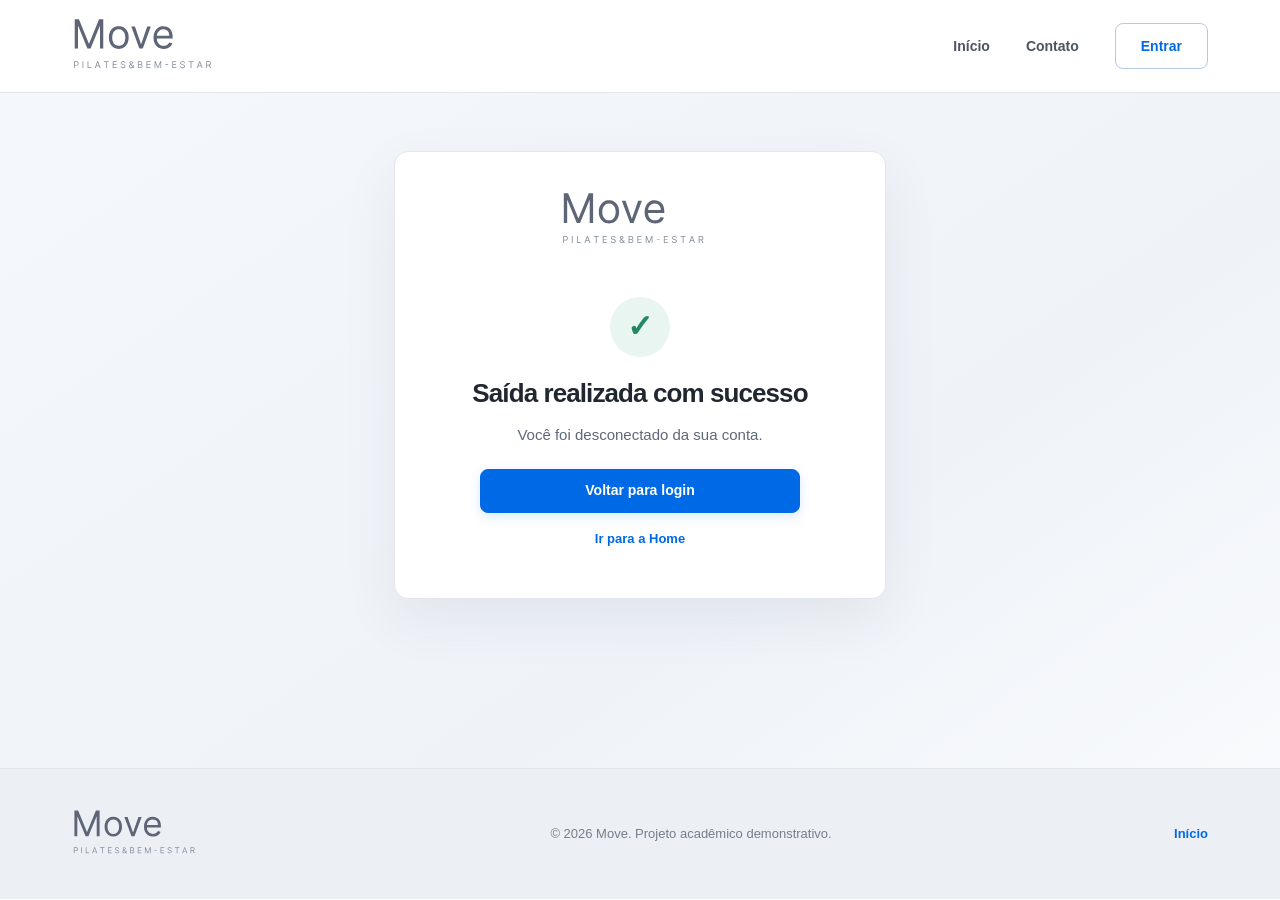
<file: saida.html>
<!doctype html>
<html lang="pt-BR"><head><meta charset="UTF-8"><meta name="viewport" content="width=device-width, initial-scale=1.0"><meta name="theme-color" content="#ffffff"><title>Saída realizada com sucesso | Move Pilates & Bem-estar</title>
<link rel="icon" type="image/svg+xml" href="assets/logo-move.svg"><link rel="stylesheet" href="assets/vendor/bootstrap.min.css"><link rel="stylesheet" href="styles.css"><link rel="stylesheet" href="app.css">
<script defer src="assets/vendor/bootstrap.bundle.min.js"></script><script defer src="script.js"></script><script defer src="store.js"></script><script defer src="app.js"></script></head>
<body data-page="saida"><a class="skip-link" href="#conteudo">Pular para conteúdo</a>
  <header class="site-header"><div class="container header-inner">
    <a href="index.html" class="brand" aria-label="Move — Início"><img src="assets/logo-move.svg" alt="Move Pilates & Bem-estar" width="154" height="62"></a>
    <button type="button" class="menu-toggle" aria-label="Abrir menu" aria-controls="menu-principal" aria-expanded="false"><svg viewBox="0 0 24 24" aria-hidden="true"><path d="M4 7h16M4 12h16M4 17h16"/></svg></button>
    <nav class="main-nav" id="menu-principal" aria-label="Menu principal"><a href="index.html" class="nav-item">Início</a><a href="contato.html" class="nav-item">Contato</a><a href="login.html" class="nav-item nav-login">Entrar</a></nav>
  </div></header>
<main id="conteudo"><section class="auth-outer"><div class="auth-panel card-elevated"><img src="assets/logo-move.svg" alt="Move — Pilates & Bem-estar" class="auth-logo"><div class="result-panel result-always"><span class="result-icon" aria-hidden="true">✓</span><h1>Saída realizada com sucesso</h1><p>Você foi desconectado da sua conta.</p><a class="btn-main btn-full" href="login.html">Voltar para login</a><a class="secondary-text-link" href="index.html">Ir para a Home</a></div></div></section></main>
<footer class="site-footer"><div class="container footer-inner"><a class="footer-brand" href="index.html"><img src="assets/logo-move.svg" alt="Move Pilates & Bem-estar" width="136" height="56"></a><p>© <span id="ano-atual">2026</span> Move. Projeto acadêmico demonstrativo.</p><a class="footer-top" href="index.html">Início</a></div></footer>
</body></html>
</file>
<file: styles.css>
/* MOVE — Design system inicial para a AS.
   Use estas variáveis também nas telas de Login, Aluno, Administrador e Contato. */
:root {
  --blue: #006ae6;
  --blue-hover: #0056bc;
  --blue-subtle: #e8f2ff;
  --ink: #202731;
  --secondary: #5f6878;
  --muted: #7d8795;
  --surface: #ffffff;
  --surface-soft: #f6f7f9;
  --surface-alt: #f0f3f7;
  --border: #e0e5ed;
  --radius: 14px;
  --shadow-soft: 0 10px 28px rgba(38, 57, 80, 0.06);
  --width: 1160px;
  font-family: Inter, 'Segoe UI', Arial, Helvetica, sans-serif;
  color: var(--ink);
  background: var(--surface);
}
*, *::before, *::after { box-sizing: border-box; }
html { scroll-behavior: smooth; scroll-padding-top: 95px; }
body { margin: 0; min-width: 320px; line-height: 1.6; background: var(--surface); color: var(--ink); font-family: Inter, 'Segoe UI', Arial, Helvetica, sans-serif; }
img { display: block; max-width: 100%; }
button, a { -webkit-tap-highlight-color: transparent; }
a { color: inherit; text-decoration: none; }
a:focus-visible, button:focus-visible { outline: 3px solid var(--blue); outline-offset: 4px; border-radius: 4px; }
.container { width: min(var(--width), calc(100% - 72px)); max-width: var(--width); margin-inline: auto; }
.skip-link { position: absolute; transform: translateY(-160%); z-index: 100; top: 0; left: 20px; background: var(--blue); padding: 12px 20px; color: white; }
.skip-link:focus { transform: translateY(10px); }

/* Cabeçalho */
.site-header { background: #fff; border-bottom: 1px solid var(--border); z-index: 15; position: sticky; top: 0; }
.header-inner { min-height: 92px; display: flex; align-items: center; justify-content: space-between; gap: 28px; }
.brand { display: inline-flex; align-items: center; flex: none; }
.brand img { width: 154px; height: auto; }
.main-nav { display: flex; align-items: center; gap: 36px; }
.nav-item { position: relative; color: #4b5462; font-size: 14px; font-weight: 550; padding: 13px 0; transition: color .2s; }
.nav-item:hover, .nav-item.active { color: var(--blue); }
.nav-item.active::after { content: ''; position: absolute; bottom: 3px; height: 2px; background: var(--blue); left: 0; right: 0; }
.nav-login { border: 1px solid #b6c9e0; color: var(--blue); border-radius: 8px; padding: 11px 25px; font-weight: 650; }
.nav-login:hover { background: var(--blue-subtle); }
.menu-toggle { display: none; width: 42px; height: 42px; border: 1px solid var(--border); background: white; color: var(--ink); border-radius: 9px; cursor: pointer; }
.menu-toggle svg { width: 24px; height: 24px; fill: none; stroke: currentColor; stroke-width: 2; stroke-linecap: round; }

/* Estilos compartilhados */
.section { padding-block: 80px; }
.blue-line { width: 38px; height: 3px; border-radius: 999px; display: block; background: var(--blue); margin-bottom: 20px; }
.eyebrow { color: var(--muted); text-transform: uppercase; letter-spacing: .18em; font-weight: 650; font-size: 11px; margin: 0 0 14px; }
h1,h2,h3,p { margin-top: 0; }
h1 { font-size: clamp(36px, 4.1vw, 57px); letter-spacing: -.035em; line-height: 1.12; font-weight: 660; }
h2 { font-size: clamp(28px, 2.75vw, 37px); line-height: 1.22; letter-spacing: -.025em; font-weight: 650; }
h3 { font-size: 19px; line-height: 1.25; font-weight: 670; }
p { color: var(--secondary); }

/* Primeira seção */
.hero { background: #fff; }
.hero-layout { min-height: 435px; display: grid; grid-template-columns: 46% 54%; align-items: stretch; }
.hero-content { align-self: center; padding: 68px 66px 68px 0; }
.hero-content .eyebrow { margin-bottom: 18px; }
.hero h1 { margin-bottom: 20px; max-width: 510px; }
.dot { color: var(--blue); }
.hero-lead { font-size: 21px; line-height: 1.48; color: #586377; max-width: 390px; margin-bottom: 15px; }
.hero-description { color: #7a8390; font-size: 15px; max-width: 375px; margin-bottom: 0; }
.hero-media { height: 440px; overflow: hidden; }
.hero-media img { height: 100%; width: 100%; object-fit: cover; object-position: center 49%; }

/* Sobre — seção na mesma Home, sem página ou link separados */
.about { background: var(--surface-soft); }
.about-layout { display: grid; grid-template-columns: 43% 57%; align-items: center; gap: 40px; }
.about-content { padding-right: 20px; }
.about h2 { margin-bottom: 10px; }
.about .section-lead { font-size: 20px; line-height: 1.4; color: #48576e; margin-bottom: 18px; max-width: 390px; }
.about p:not(.section-lead) { font-size: 15px; max-width: 470px; margin-bottom: 12px; }
.about-media { border-radius: 12px; overflow: hidden; box-shadow: var(--shadow-soft); }
.about-media img { width: 100%; min-height: 300px; max-height: 390px; object-fit: cover; }

/* Benefícios */
.benefits { background: white; }
.section-heading { display: flex; align-items: center; flex-direction: column; text-align: center; margin-bottom: 40px; }
.section-heading .blue-line { margin-bottom: 16px; }
.section-heading h2 { margin: 0 0 5px; }
.section-heading p { font-size: 16px; margin: 0; }
.benefits-grid { display: grid; grid-template-columns: repeat(3, minmax(0, 1fr)); gap: 24px; }
.benefit-card { border-radius: var(--radius); overflow: hidden; background: #f8f9fb; border: 1px solid #edf0f4; box-shadow: 0 4px 20px rgba(26, 42, 59, .045); }
.benefit-card > img { width: 100%; height: 204px; object-fit: cover; object-position: center 41%; }
.benefit-info { padding: 0 24px 28px; text-align: center; }
.icon-circle { margin: -28px auto 21px; position: relative; display: flex; justify-content: center; align-items: center; width: 55px; height: 55px; background: #fff; color: var(--blue); border: 1.5px solid #a7cdff; border-radius: 50%; box-shadow: 0 3px 12px rgba(20, 68, 131, .1); }
.icon-circle svg { width: 27px; height: 27px; fill: none; stroke: currentColor; stroke-width: 1.7; stroke-linecap: round; stroke-linejoin: round; }
.benefit-info h3 { margin-bottom: 8px; }
.benefit-info p { margin: 0 auto; max-width: 270px; font-size: 15px; line-height: 1.55; }

/* Localização: conteúdo e mapa ocupam toda a altura útil, sem grandes espaços vazios. */
.location { background: var(--surface-soft); }
.location-layout { display: grid; grid-template-columns: minmax(0, 40%) minmax(0, 60%); gap: 32px; align-items: stretch; }
.location-content { padding: 4px 5px 0 0; display: flex; flex-direction: column; align-items: flex-start; }
.location-content .blue-line { margin-bottom: 13px; }
.location-content .eyebrow { font-size: 10px; margin-bottom: 10px; }
.location h2 { font-size: clamp(27px, 2.6vw, 34px); margin-bottom: 12px; max-width: 430px; }
.location-lead { font-size: 15px; max-width: 415px; margin-bottom: 20px; line-height: 1.55; }
.address-list { width: 100%; display: grid; gap: 14px; }
.address-row { display: flex; align-items: flex-start; gap: 12px; }
.address-icon { margin-top: 2px; width: 32px; height: 32px; display: grid; place-items: center; border-radius: 9px; background: #e4efff; color: var(--blue); flex: none; }
.address-icon svg { width: 17px; height: 17px; stroke: currentColor; stroke-width: 1.8; fill: none; stroke-linecap: round; stroke-linejoin: round; }
.address-row div { display: flex; flex-direction: column; line-height: 1.35; }
.address-row strong { font-size: 14px; color: var(--ink); margin-bottom: 3px; }
.address-row span:last-child { font-size: 14px; color: var(--secondary); }
.map-panel { position: relative; overflow: hidden; background: #e5e9ed; min-height: 460px; border-radius: var(--radius); border: 1px solid #e1e5eb; box-shadow: var(--shadow-soft); }
.map-panel > img { width: 100%; height: 100%; position: absolute; inset: 0; object-fit: cover; object-position: center 48%; }
.map-tag { display: flex; gap: 7px; align-items: center; position: absolute; bottom: 16px; left: 17px; color: #35455c; background: rgba(255,255,255,.95); padding: 9px 12px; border-radius: 9px; font-size: 12px; font-weight: 600; box-shadow: 0 2px 12px #14263a18; }
.map-tag svg { width: 16px; height: 16px; fill: none; stroke: var(--blue); stroke-width: 2; }

/* Rodapé */
.site-footer { background: #ecf0f4; border-top: 1px solid var(--border); }
.footer-inner { min-height: 130px; display: flex; align-items: center; justify-content: space-between; gap: 20px; }
.footer-brand img { width: 136px; height: auto; }
.footer-inner p { font-size: 13px; margin: 0; color: #747e8b; }
.footer-top { font-size: 13px; font-weight: 600; color: var(--blue); display: inline-flex; gap: 7px; align-items: center; }
.footer-top svg { width: 18px; height: 18px; fill: none; stroke: currentColor; stroke-width: 2; }

@media (max-width: 960px) {
  .container { width: min(var(--width), calc(100% - 44px)); }
  .hero-layout { grid-template-columns: 48% 52%; }
  .hero-content { padding-right: 32px; }
  .hero-media { height: 420px; }
  .about-layout { grid-template-columns: 45% 55%; gap: 24px; }
  .location-layout { grid-template-columns: minmax(0, 43%) minmax(0, 57%); gap: 22px; }
  .map-panel { min-height: 480px; }
  .benefits-grid { gap: 14px; }
  .benefit-info { padding-inline: 13px; }
}
@media (max-width: 690px) {
  html { scroll-padding-top: 75px; }
  .container { width: min(100% - 36px, 530px); }
  .header-inner { min-height: 74px; }
  .brand img { width: 132px; }
  .menu-toggle { display: grid; place-items: center; }
  .main-nav { position: absolute; top: 74px; left: 0; right: 0; background: white; border-bottom: 1px solid var(--border); box-shadow: 0 10px 18px #0000000d; padding: 10px 18px 20px; display: none; flex-direction: column; align-items: stretch; gap: 3px; }
  .main-nav.open { display: flex; }
  .nav-item { padding: 14px 10px; }
  .nav-item.active::after { left: 10px; right: auto; width: 30px; bottom: 7px; }
  .nav-login { text-align: center; padding: 12px; margin-top: 4px; }
  .hero-layout { grid-template-columns: 1fr; }
  .hero-content { padding: 50px 0 40px; }
  .hero h1 { max-width: 480px; }
  .hero-lead { font-size: 19px; }
  .hero-media { margin-inline: -18px; height: 320px; }
  .section { padding-block: 54px; }
  .about-layout { grid-template-columns: 1fr; gap: 24px; }
  .about-content { padding-right: 0; }
  .about-media img { min-height: 190px; }
  .benefits-grid { grid-template-columns: 1fr; max-width: 410px; margin-inline: auto; gap: 24px; }
  .benefit-card > img { height: 210px; }
  .benefit-info { padding-bottom: 29px; }
  .location-layout { grid-template-columns: 1fr; gap: 28px; }
  .map-panel { min-height: 345px; }
  .footer-inner { flex-wrap: wrap; justify-content: space-between; padding-block: 25px; }
  .footer-inner p { flex-basis: 100%; order: 3; }
}
@media (prefers-reduced-motion: reduce) { html { scroll-behavior: auto; } * { transition-duration: .01ms !important; animation-duration: .01ms !important; } }

/* Ações ativas da Home — preservam o layout e as cores do SVG de referência. */
.home-contact-btn {
  display: inline-flex; align-items: center; justify-content: center; gap: 13px;
  margin-top: 25px; min-height: 43px; padding: 10px 22px;
  font-size: 14px; font-weight: 650; line-height: 1.25;
  color: white; border-radius: 7px; background: var(--blue);
  border: 1px solid var(--blue); transition: background .2s, transform .2s;
}
.home-contact-btn:hover { color:white; background: var(--blue-hover); transform: translateY(-1px); }
.home-contact-btn:focus-visible, .map-zoom-btn:focus-visible, .map-dialog-close:focus-visible, .map-dismiss-btn:focus-visible { outline: 3px solid var(--blue); outline-offset: 3px; }
.map-zoom-btn {
  position: absolute; right: 16px; bottom: 16px; z-index: 1;
  display: flex; gap: 8px; align-items: center; padding: 10px 12px;
  background: rgba(255,255,255,.96); border: 1px solid #dce5f0;
  border-radius: 9px; color: #285075; font-size: 12px; font-weight: 650;
  box-shadow: 0 3px 12px #14263a16; cursor: pointer;
}
.map-zoom-btn:hover { color: var(--blue); background: white; }
.map-zoom-btn svg { height: 16px; width: 16px; fill: none; stroke: currentColor; stroke-width: 2; }
.map-dialog { border: 1px solid #d9e2ed; border-radius: 15px; padding: 0; width: min(930px, calc(100vw - 32px)); max-height: calc(100vh - 30px); box-shadow: 0 18px 70px #121f3570; background: white; }
.map-dialog::backdrop { background: rgba(19,31,49,.63); }
.map-dialog-header { padding: 23px 25px 15px; display: flex; align-items: flex-start; justify-content: space-between; gap: 20px; }
.map-dialog h2 { font-size: clamp(21px, 3vw, 28px); margin: 0 0 3px; }
.map-dialog p { color: var(--secondary); font-size: 14px; margin: 0; }
.map-dialog-close { width: 38px; height: 38px; font: 28px/1 sans-serif; border-radius: 8px; border: 1px solid #dce4ee; background: #f5f7fa; color: #38485c; cursor: pointer; flex: none; }
.map-dialog > img { display: block; width: calc(100% - 50px); max-height: min(67vh, 600px); object-fit: contain; margin: 0 25px; border-radius: 9px; background: #e7ebf0; }
.map-dialog-footer { padding: 16px 25px 22px; display: flex; justify-content: flex-end; }
.map-dismiss-btn { padding: 10px 18px; border-radius: 8px; background: var(--blue); color: white; border: 1px solid var(--blue); font-weight: 600; cursor: pointer; }
.map-dismiss-btn:hover { background: var(--blue-hover); }
@media (max-width: 690px) {
  .map-dialog-header { padding: 16px 15px 12px; }
  .map-dialog > img { margin: 0 15px; width: calc(100% - 30px); }
  .map-dialog-footer { padding: 13px 15px 17px; }
  .map-zoom-btn { right: 10px; bottom: 10px; }
  .map-tag { left: 10px; bottom: 10px; }
}
</file>
<file: app.css>
/* Identidade Move — telas internas da AS.
   Usa a mesma paleta e tipografia definidas em styles.css. */
:root { color-scheme: light; }
[hidden] { display: none !important; }
button { font: inherit; }
button:disabled { cursor: not-allowed; opacity: .55; }
input, select, textarea { font: inherit; }

/* Ações e controles compartilhados */
.btn-main, .btn-outline, .btn-danger {
  min-height: 44px; display: inline-flex; align-items: center; justify-content: center;
  gap: 8px; padding: 11px 22px; border-radius: 8px; font-size: 14px;
  font-weight: 670; cursor: pointer; text-decoration: none; line-height: 1.4;
  transition: background .15s ease, border-color .15s ease, transform .15s ease;
}
.btn-main { color: #fff; background: var(--blue); border: 1px solid var(--blue); box-shadow: 0 4px 12px rgba(0,106,230,.14); }
.btn-main:hover { background: var(--blue-hover); border-color: var(--blue-hover); color: #fff; }
.btn-outline { background: white; color: var(--blue); border: 1px solid #98bde7; }
.btn-outline:hover { background: var(--blue-subtle); color: #0056bc; }
.btn-danger { color: #b42338; border: 1px solid #edbac2; background: #fff5f6; }
.btn-danger:hover { background: #ffe9ed; color: #9e2035; }
.btn-full { width: 100%; }
.btn-sm { min-height: 36px; font-size: 12px; padding: 7px 12px; }
.btn-main:focus-visible, .btn-outline:focus-visible, .btn-danger:focus-visible,
input:focus-visible, textarea:focus-visible, select:focus-visible { outline: 3px solid rgba(0,106,230,.25); outline-offset: 2px; }
.home-contact-btn { margin-top: 28px; }
.site-header button.nav-item { border: 0; background: transparent; padding: 13px 0; cursor: pointer; }
.site-header button.nav-item:hover { color: var(--blue); }

/* Login, cadastro e contato */
.auth-outer { min-height: calc(100vh - 225px); background: linear-gradient(145deg, #f4f7fb, #eff3f8 65%, #f8fafc); padding: 58px 18px 74px; display: flex; align-items: flex-start; justify-content: center; }
.card-elevated { border: 1px solid #e2e7ef; border-radius: 14px; background: #fff; box-shadow: 0 20px 55px rgba(38, 57, 80, .075); }
.auth-panel { width: min(100%, 492px); padding: 37px 45px 40px; }
.auth-logo { display: block; width: 158px; max-height: 65px; object-fit: contain; margin: 0 auto 22px; }
.section-heading-tight { text-align: center; margin-bottom: 28px; }
.accent-line { display: block; height: 3px; width: 32px; background: var(--blue); border-radius: 99px; margin-bottom: 12px; }
.section-heading-tight .accent-line { margin: 0 auto 14px; }
.section-heading-tight h1 { margin: 0 0 8px; font-size: 29px; color: var(--ink); font-weight: 680; }
.section-heading-tight p { max-width: 360px; margin: 0 auto; font-size: 14px; color: #5e6a7b; line-height: 1.55; }
.stack-form { display: flex; flex-direction: column; gap: 18px; }
.form-field { display: flex; flex-direction: column; gap: 7px; min-width: 0; }
.form-field label { color: #344052; font-weight: 650; font-size: 13px; }
.form-field label span { color: var(--blue); }
.form-field input, .form-field select, .form-field textarea, .date-control input {
  display: block; width: 100%; min-height: 46px; padding: 10px 13px;
  border: 1px solid #c7d2e0; border-radius: 7px; color: #233146;
  background: white; font-size: 14px; line-height: 1.45;
}
.form-field textarea { min-height: 120px; resize: vertical; }
.form-field input::placeholder, .form-field textarea::placeholder { color: #8994a3; }
.form-field select { cursor: pointer; }
.form-field input:focus, .form-field select:focus, .form-field textarea:focus { border-color: var(--blue); outline: 3px solid #006ae622; }
.form-alert { margin: 0; padding: 12px 14px; border-radius: 7px; background: #fff0f2; border: 1px solid #f1bcc4; color: #a31f33; font-size: 13px; font-weight: 550; line-height: 1.5; }
.auth-switch { margin: 20px 0 0; text-align: center; font-size: 14px; color: var(--secondary); }
.auth-switch a { color: var(--blue); font-weight: 700; text-decoration: underline; text-underline-offset: 2px; }
.demo-credentials { background: #f2f6fb; border: 1px solid #e0e8f1; padding: 15px 16px; margin-top: 29px; border-radius: 9px; font-size: 12px; color: #435269; }
.demo-credentials strong { display: block; font-size: 13px; color: #25364d; }
.demo-credentials p { font-size: 12px; margin: 8px 0; line-height: 1.7; overflow-wrap: anywhere; }
.demo-credentials span { display: block; font-size: 11px; color: #67778b; }
.result-panel { text-align: center; padding: 10px 0 6px; }
.result-panel .result-icon { display: grid; place-items: center; margin: 5px auto 20px; background: #e8f5f0; color: #238861; width: 60px; height: 60px; border-radius: 50%; font-size: 31px; font-weight: 700; }
.result-panel h1, .result-panel h2 { font-size: 26px; line-height: 1.25; margin-bottom: 12px; }
.result-panel p { font-size: 15px; line-height: 1.7; margin: 0 auto 22px; max-width: 365px; }
.result-panel .btn-main { max-width: 320px; margin: 0 auto; }
.result-always { padding-block: 18px 8px; }
.secondary-text-link { display: block; color: var(--blue); font-size: 13px; font-weight: 600; margin: 16px auto 0; }
.contact-panel { width: min(100%, 540px); }
.form-actions { display: grid; grid-template-columns: 1fr 1fr; gap: 11px; }

/* Áreas autenticadas */
.dashboard-area { background: #f5f7fa; min-height: calc(100vh - 224px); padding-block: 45px 76px; }
.dashboard-wrap { max-width: 1130px; }
.dashboard-head { display: flex; align-items: center; justify-content: space-between; gap: 25px; margin-bottom: 33px; }
.dashboard-head .accent-line { margin-bottom: 14px; }
.dashboard-head .eyebrow { color: #64738a; margin-bottom: 6px; }
.dashboard-head h1 { font-size: clamp(28px, 3vw, 36px); margin-bottom: 8px; }
.dashboard-head p:last-child { max-width: 540px; margin: 0; font-size: 15px; }
.head-actions { display: flex; gap: 10px; flex-wrap: wrap; justify-content: flex-end; }
.dashboard-section { background: white; padding: 28px 30px 32px; border: 1px solid #e1e7ee; border-radius: 12px; box-shadow: 0 4px 22px #122e5410; margin-top: 25px; }
.section-title-row { display: flex; align-items: center; justify-content: space-between; gap: 16px; margin-bottom: 21px; }
.section-title-row h2 { font-size: 21px; margin: 0; color: #222f42; }
.section-title-row p { margin: 5px 0 0; font-size: 14px; }
.subtle-pill { font-size: 12px; padding: 7px 12px; border-radius: 30px; background: #eaf2fd; color: #0752a5; font-weight: 650; white-space: nowrap; }
.booking-cards { display: grid; gap: 13px; }
.booking-card { border: 1px solid #d8e3f0; border-left: 4px solid var(--blue); border-radius: 9px; padding: 18px 20px; display: flex; align-items: center; justify-content: space-between; gap: 18px; background: #fff; }
.booking-main { display: flex; align-items: center; gap: 18px; }
.date-tile { display: grid; place-items: center; width: 68px; min-height: 65px; background: #f0f6ff; border-radius: 9px; color: #0752a5; flex: none; }
.date-tile strong { font-size: 26px; line-height: 1.1; }
.date-tile span { font-size: 11px; letter-spacing: .06em; font-weight: 650; }
.booking-info { display: grid; gap: 5px; }
.booking-info strong { font-size: 16px; color: #29374a; }
.booking-info small { color: #617086; font-size: 13px; }
.booking-info .status-dot { font-size: 12px; color: #17805c; font-weight: 650; }
.booking-actions { display: flex; gap: 9px; flex-wrap: wrap; justify-content: flex-end; }
.empty-state { background: #f9fbfd; border: 1px dashed #c6d7e9; padding: 35px; text-align: center; border-radius: 11px; color: #566579; }
.empty-state .empty-icon { display: block; font-size: 28px; margin-bottom: 12px; color: var(--blue); }
.empty-state strong { display: block; font-size: 18px; color: #273347; margin-bottom: 7px; }
.empty-state p { margin: 0 auto; max-width: 420px; font-size: 14px; }
.info-strip { padding: 17px 20px; border-radius: 9px; background: #eaf2ff; color: #38526f; display: flex; gap: 9px; align-items: start; margin-top: 21px; font-size: 13px; }
.info-strip span { color: var(--blue); font-weight: 800; }
.notice { padding: 13px 18px; border-radius: 9px; background: #ebf7f2; border: 1px solid #bfe4d2; color: #21674f; font-weight: 600; font-size: 14px; margin-bottom: 18px; }
.notice.error { background: #fff1f3; border-color: #f3bcc4; color: #a32a3b; }

/* Administração */
.stats-grid { display: grid; grid-template-columns: repeat(3, 1fr); gap: 17px; }
.stat-card { background: white; padding: 22px 25px; border: 1px solid #e1e7ee; border-radius: 12px; box-shadow: 0 4px 18px #122e5408; display: flex; flex-direction: column; }
.stat-card > span { color: #5e6e83; font-size: 13px; font-weight: 600; }
.stat-card strong { font-size: 39px; color: var(--blue); font-weight: 720; line-height: 1.35; margin-block: 7px; }
.stat-card small { color: #65758c; font-size: 12px; }
.date-control { display: flex; flex-direction: column; gap: 5px; min-width: 210px; }
.date-control label { font-size: 12px; color: #435066; font-weight: 650; }
.admin-schedule { border: 1px solid #e1e6ee; border-radius: 9px; overflow: hidden; }
.slot-row { display: grid; grid-template-columns: minmax(105px,.65fr) minmax(150px,1.5fr) minmax(135px,1fr) auto; align-items: center; gap: 18px; min-height: 73px; padding: 13px 20px; background: #fff; border-bottom: 1px solid #edf1f5; }
.slot-row:last-child { border-bottom: 0; }
.slot-row:nth-child(even) { background: #fbfcfe; }
.slot-time { font-size: 17px; font-weight: 700; color: #2b394d; }
.slot-name { font-size: 14px; color: #37475d; font-weight: 600; overflow-wrap: anywhere; }
.slot-status { font-size: 12px; color: #17805c; font-weight: 650; }
.slot-status.busy { color: #496078; }
.slot-actions { display: flex; flex-wrap: wrap; gap: 6px; justify-content: flex-end; }
.inbox-list { display: grid; gap: 11px; }
.inbox-item { border: 1px solid #e3e9f0; padding: 14px 17px; border-radius: 9px; background: #fbfcfe; }
.inbox-item strong { color: #283b52; font-size: 14px; }
.inbox-item p { color: #44546b; margin: 7px 0 5px; font-size: 13px; white-space: pre-wrap; overflow-wrap: anywhere; }
.inbox-meta { color: #7b8898; font-size: 12px; }

/* Modais de ações */
.move-dialog { box-sizing: border-box; width: min(94vw, 530px); max-height: min(90vh, 780px); padding: 28px 30px 30px; border-radius: 12px; background: #fff; border: 1px solid #c6d4e5; box-shadow: 0 24px 90px rgba(14, 36, 62, .22); overflow-y: auto; color: var(--ink); }
.move-dialog::backdrop { background: rgba(14, 25, 40, .42); }
.move-dialog p { line-height: 1.55; font-size: 14px; }
.dialog-header { display: flex; justify-content: space-between; align-items: flex-start; gap: 20px; margin-bottom: 18px; }
.dialog-header .eyebrow { margin-bottom: 4px; color: var(--blue); }
.dialog-header h2 { font-size: 23px; line-height: 1.25; margin: 0; }
.icon-close { width: 36px; height: 36px; flex: none; display: grid; place-items: center; background: #f2f5f9; border: 1px solid #dce4ed; border-radius: 50%; color: #4b5c74; font-size: 24px; line-height: 1; cursor: pointer; }
.icon-close:hover { background: #e7eef8; }
.dialog-description { margin-top: -8px; margin-bottom: 20px; }
.dialog-actions { display: flex; justify-content: flex-end; flex-wrap: wrap; gap: 10px; margin-top: 24px; }
.selection-summary { background: #eff5fe; border-radius: 8px; padding: 12px 14px; color: #294d79; font-size: 13px !important; margin: 17px 0 0; }
.small-muted { color: #6e7c8e; font-size: 12px !important; }
.times-fieldset { border: 0; padding: 0; margin: 20px 0 12px; }
.times-fieldset legend { font-size: 13px; color: #344052; font-weight: 650; margin-bottom: 12px; }
.times-grid { display: grid; grid-template-columns: repeat(4, minmax(0, 1fr)); gap: 8px; }
.time-choice { position: relative; display: grid; place-items: center; }
.time-choice input { position: absolute; width: 100%; height: 100%; opacity: 0; cursor: pointer; }
.time-choice span { width: 100%; padding: 10px 6px; color: #4d5d70; text-align: center; border: 1px solid #cbd7e4; border-radius: 7px; font-size: 13px; background: #fff; }
.time-choice input:checked + span { background: var(--blue); color: white; border-color: var(--blue); font-weight: 650; }
.time-choice input:focus-visible + span { outline: 3px solid #006ae644; outline-offset: 2px; }

@media (max-width: 820px) {
 .dashboard-head { align-items: flex-start; flex-direction: column; }
 .head-actions { justify-content: flex-start; }
 .slot-row { grid-template-columns: 85px 1fr; gap: 9px 12px; }
 .slot-actions { grid-column: 2; justify-content: flex-start; }
 .stats-grid { gap: 10px; }
 .stat-card { padding: 19px; }
}
@media (max-width: 690px) {
 .auth-outer { padding: 28px 14px 50px; }
 .auth-panel { padding: 28px 21px 30px; }
 .dashboard-area { padding-block: 26px 50px; }
 .dashboard-section { padding: 20px 16px; }
 .stats-grid { grid-template-columns: 1fr; }
 .stat-card strong { font-size: 28px; }
 .booking-card { flex-direction: column; align-items: flex-start; padding: 17px; }
 .booking-actions { justify-content: flex-start; }
 .wrap-row { align-items: stretch; flex-direction: column; }
 .date-control { max-width: 280px; }
 .move-dialog { padding: 23px 18px; }
 .dialog-actions { flex-direction: column-reverse; }
 .dialog-actions > * { width: 100%; }
 .times-grid { grid-template-columns: repeat(3, minmax(0, 1fr)); }
 .slot-row { padding: 14px 12px; }
 .head-actions { width: 100%; }
 .head-actions > * { flex: 1 1 auto; }
 .main-nav button.nav-item { width: 100%; text-align: left; padding: 14px 10px; }
}

.demo-credentials summary { cursor: pointer; font-size: 13px; font-weight: 650; color: #25364d; }
.demo-credentials[open] summary { margin-bottom: 10px; }
</file>
